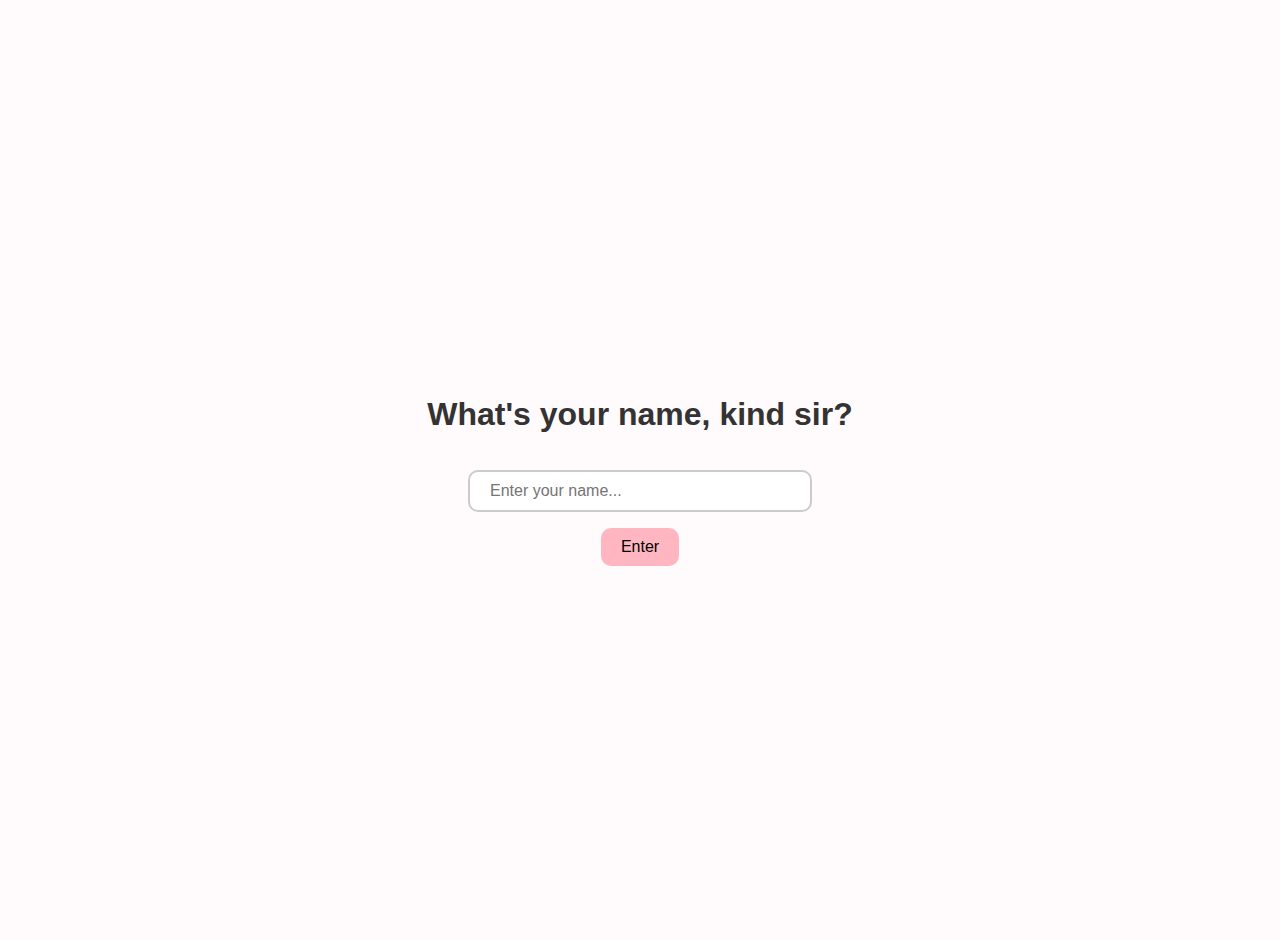
<file: index.html>
<!DOCTYPE html>
<html lang="en">
<head>
  <meta charset="UTF-8" />
  <title>REVEAL YOURSELF</title>
  <link rel="stylesheet" href="style.css" />
</head>
<body>
  <div class="gate-container">
    <h1>What's your name, kind sir?</h1>
    <input type="text" id="nameInput" placeholder="Enter your name..." />
    <button id="submitBtn">Enter</button>
    <p id="errorMsg" class="hidden">Dude this is not for you get the fuck off</p>
  </div>

  <script>
    document.addEventListener("DOMContentLoaded", () => {
      const button = document.getElementById("submitBtn");
      const input = document.getElementById("nameInput");
      const errorMsg = document.getElementById("errorMsg");

      button.addEventListener("click", () => {
        const name = input.value.trim().toLowerCase();

        if (name === "dominik") {
          window.location.href = "actualpage.html";
        } else {
          errorMsg.classList.remove("hidden");
        }
      });
    });
  </script>
</body>
</html>
</file>
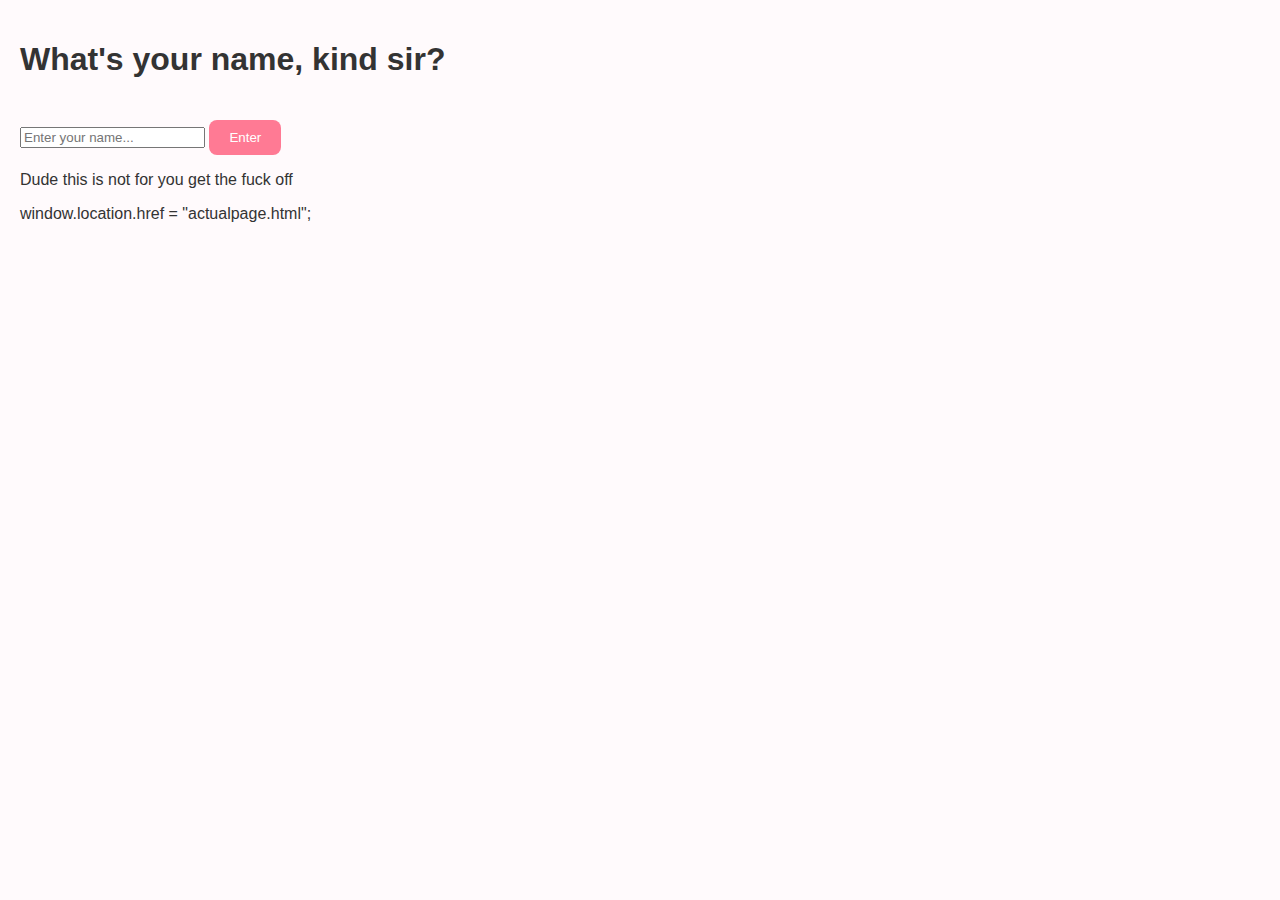
<file: Dom/index.html>
<!DOCTYPE html>
<html lang="en">
<head>
  <meta charset="UTF-8" />
  <title>REVEAL YOURSELF</title>
  <link rel="stylesheet" href="style.css" />
</head>
<body>
  <div class="gate-container">
    <h1>What's your name, kind sir?</h1>
    <input type="text" id="nameInput" placeholder="Enter your name..." />
    <button onclick="checkName()">Enter</button>
    <p id="errorMsg" class="hidden">Dude this is not for you get the fuck off</p>
  </div>

  <script>
    function checkName() {
      const input = document.getElementById('nameInput').value.trim().toLowerCase();
      if (input === "Dominik") {
        window.location.href = "anniversary.html"; // 🎯 redirect
      } else {
        document.getElementById('errorMsg').classList.remove('hidden');
      }
    }
    
    <link rel="stylesheet" href="style.css" />

  </script>
</body>
</html>

window.location.href = "actualpage.html";
</file>
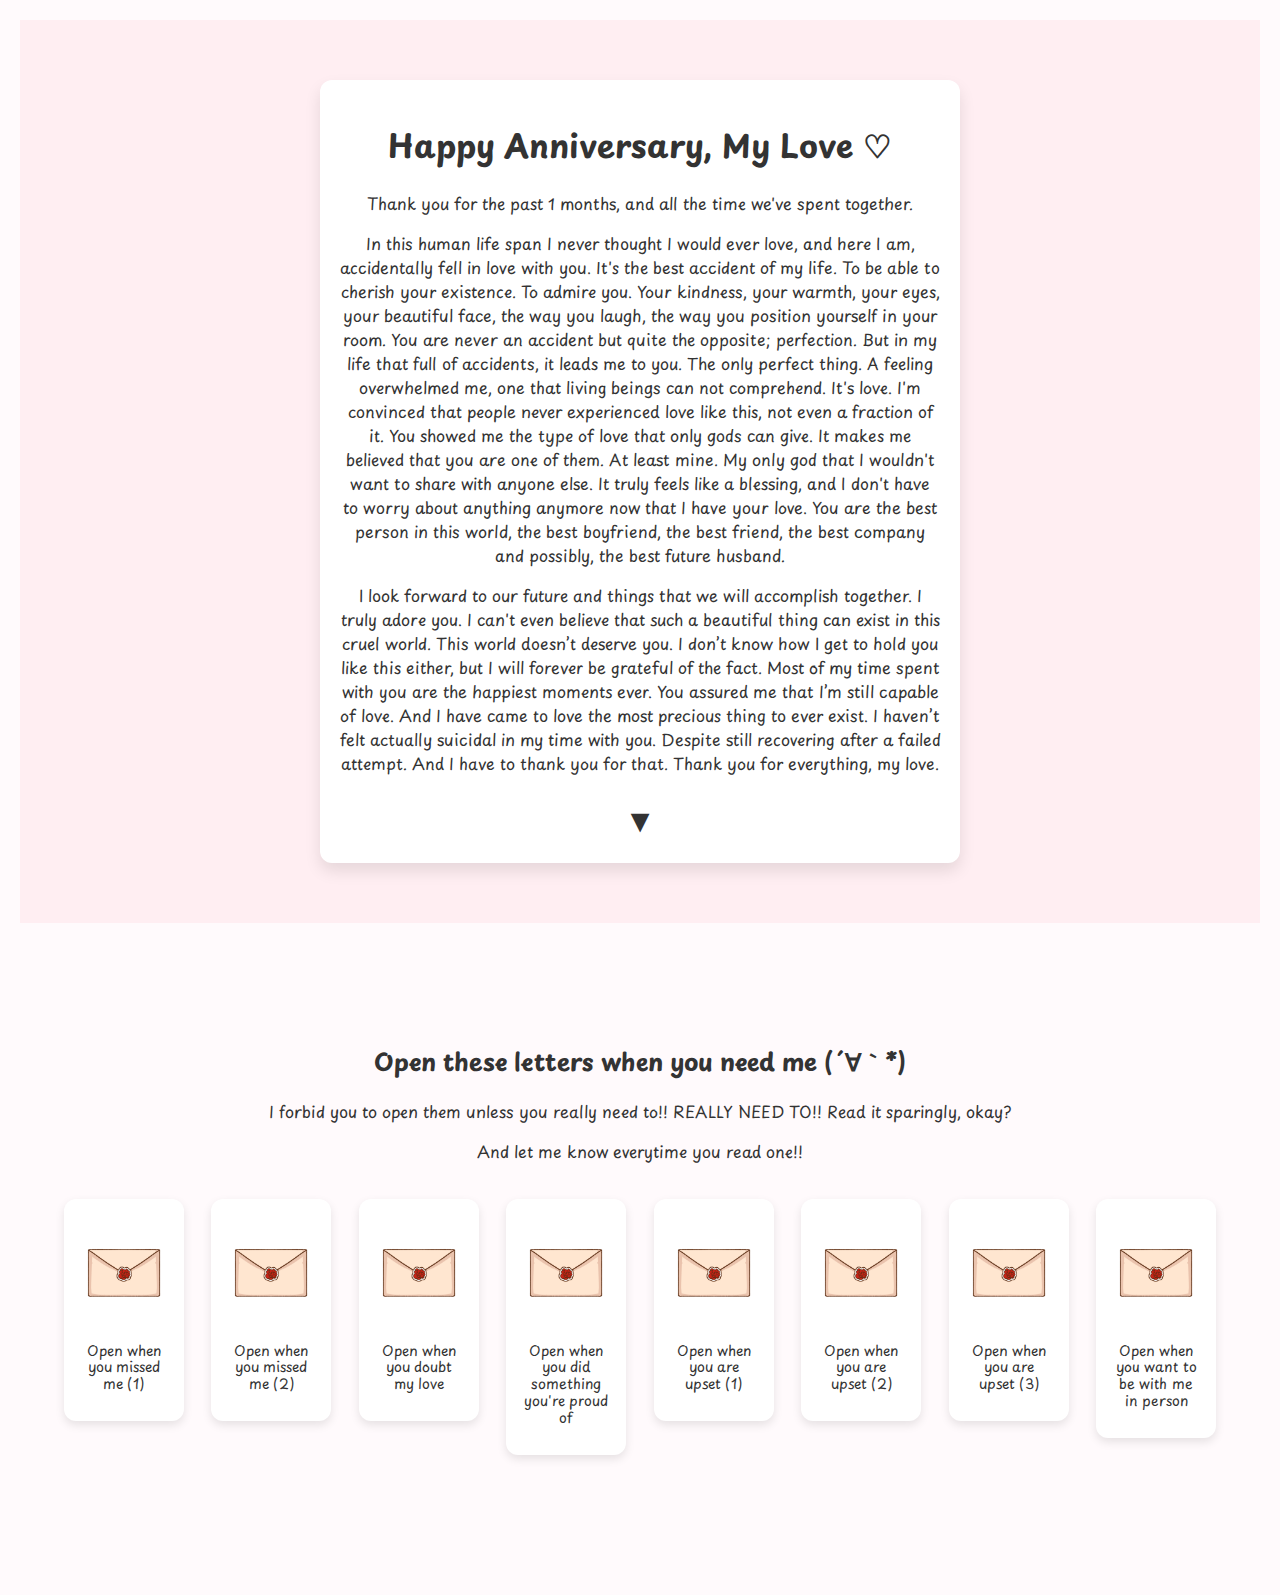
<file: actualpage.html>
<!DOCTYPE html>
<html lang="en">
<head>
  <meta charset="UTF-8" />
  <meta name="viewport" content="width=device-width, initial-scale=1.0"/>
  <title>Happy anniversary, my love</title>
  <link rel="stylesheet" href="style.css" />

  <link href="https://fonts.googleapis.com/css2?family=Playpen+Sans&display=swap" rel="stylesheet" />
</head>

<body>
  <section id="main-letter" class="section">
    <div class="letter">
      <h1>Happy Anniversary, My Love ♡ </h1>
      <p>Thank you for the past 1 months, and all the time we've spent together.</p>
      <p>In this human life span I never thought I would ever love, and here I am, accidentally fell in love with you. It's the best accident of my life. To be able to cherish your existence. To admire you. Your kindness, your warmth, your eyes, your beautiful face, the way you laugh, the way you position yourself in your room. You are never an accident but quite the opposite; perfection. But in my life that full of accidents, it leads me to you. The only perfect thing. A feeling overwhelmed me, one that living beings can not comprehend. It's love. I'm convinced that people never experienced love like this, not even a fraction of it. You showed me the type of love that only gods can give. It makes me believed that you are one of them. At least mine. My only god that I wouldn't want to share with anyone else. It truly feels like a blessing, and I don't have to worry about anything anymore now that I have your love. You are the best person in this world, the best boyfriend, the best friend, the best company and possibly, the best future husband.</p>
      <p>I look forward to our future and things that we will accomplish together. I truly adore you. I can't even believe that such a beautiful thing can exist in this cruel world. This world doesn’t deserve you. I don’t know how I get to hold you like this either, but I will forever be grateful of the fact. Most of my time spent with you are the happiest moments ever. You assured me that I’m still capable of love. And I have came to love the most precious thing to ever exist. I haven’t felt actually suicidal in my time with you. Despite still recovering after a failed attempt. And I have to thank you for that. Thank you for everything, my love.
</p>
      <div class="scroll-down">&#x25BC;</div>
    </div>
  </section>


  <section id="owynm-letters" class="section">
    <h2>Open these letters when you need me (´∀｀*)</h2>
    <p>I forbid you to open them unless you really need to!! REALLY NEED TO!! Read it sparingly, okay?</p>
    <p>And let me know everytime you read one!!</p>
    <div class="letter-grid">
  
      <div class="mini-letter"
            data-img="image/owynm/Open_when_you missed_me1.png">
        <img src="image/Envelope_closed.png"
      height="200"/>
      <p class="letter-label">Open when you missed me (1)</p>
      </div>
  
      <div class="mini-letter"
            data-img="image/owynm/Open_when_you_missed_me2.png">
        <img src="image/Envelope_closed.png"
      height="200"/>
      <p class="letter-label">Open when you missed me (2)</p>
      </div>

      <div class="mini-letter"
            data-img="image/owynm/Open_when_you_doubt_my_love.png">
        <img src="image/Envelope_closed.png"
      height="200"/>
      <p class="letter-label">Open when you doubt my love</p>
      </div>

      <div class="mini-letter"
            data-img="image/owynm/Open_when_you_did_something_you_are_proud_of.png">
        <img src="image/Envelope_closed.png"
      height="200"/>
      <p class="letter-label">Open when you did something you're proud of</p>
      </div>
  
            <div class="mini-letter"
            data-img="image/owynm/Open_when_you_are_upset1.png">
        <img src="image/Envelope_closed.png"
      height="200"/>
      <p class="letter-label">Open when you are upset (1)</p>
      </div>

            <div class="mini-letter"
            data-img="image/owynm/Open_when_you_are_upset2.png">
        <img src="image/Envelope_closed.png"
      height="200"/>
      <p class="letter-label">Open when you are upset (2)</p>
      </div>

            <div class="mini-letter"
            data-img="image/owynm/Open_when_you_are_upset3.png">
        <img src="image/Envelope_closed.png"
      height="200"/>
      <p class="letter-label">Open when you are upset (3)</p>
      </div>

            <div class="mini-letter"
            data-img="image/owynm/Open_when_you_want_to_be_with_me_in_person.png">
        <img src="image/Envelope_closed.png"
      height="200"/>
      <p class="letter-label">Open when you want to be with me in person</p>
      </div>


    </div>
  </section>
  
  <!-- Popup -->
  <div id="popup" class="popup hidden">
    <div class="popup-content">
      <h3 id="popup-title"></h3>
      <p id="popup-text"></p>
      <button onclick="closePopup()">Close</button>
    </div>
  </div>
  


  <script src="script.js"></script>
</body>
</html>
</file>
<file: style.css>
/* GLOBAL STYLES */
body {
  font-family: 'Playpen Sans', sans-serif;
  background: #fffafc;
  color: #333;
  margin: 0;
  padding: 20px;
  text-align: center;
}

.hidden {
  display: none;
}

/* FONT CLASSES */
.playpen-sans-regular {
  font-weight: 400;
}

.playpen-sans-bold {
  font-weight: 700;
}

/* LANDING PAGE GATE */
.gate-container {
  display: flex;
  flex-direction: column;
  align-items: center;
  justify-content: center;
  height: 100vh;
  gap: 16px;
}

input {
  padding: 10px 20px;
  border-radius: 10px;
  border: 2px solid #ccc;
  font-size: 16px;
  width: 100%;
  max-width: 300px;
}

button {
  padding: 10px 20px;
  font-size: 16px;
  border: none;
  background: #ffb6c1;
  border-radius: 10px;
  cursor: pointer;
}

button:hover {
  background: #ff8fa3;
}

#errorMsg {
  color: red;
  font-weight: bold;
}

/* SECTION STYLES */
.section {
  padding: 100px 20px;
  text-align: center;
}

#main-letter {
  min-height: 100vh;
  display: flex;
  align-items: center;
  justify-content: center;
  flex-direction: column;
  background: #ffeef2;
  padding: 60px 20px;
box-sizing: border-box;

}

.letter {
  max-width: 600px;
  padding: 20px;
  background: white;
  border-radius: 12px;
  box-shadow: 0 8px 16px rgba(0, 0, 0, 0.1);
}

/* SCROLL ARROW */
.scroll-down {
  font-size: 2rem;
  margin-top: 20px;
  cursor: pointer;
  animation: bounce 2s infinite;
}

@keyframes bounce {
  0%, 100% { transform: translateY(0); }
  50% { transform: translateY(10px); }
}

/* MINI LETTER GRID */
#mini-letters {
  background: #fff0f5;
}

.mini-letter {
  width: 120px;
  padding: 10px;
  background: white;
  border-radius: 12px;
  box-shadow: 0 4px 10px rgba(0, 0, 0, 0.1);
  cursor: pointer;
  display: flex;
  flex-direction: column;
  align-items: center;
  justify-content: flex-start;
  box-sizing: border-box;
  transition: transform 0.2s;
}

.mini-letter:hover {
  transform: scale(1.05);
}

.mini-letter img {
  max-width: 100%;
  max-height: 110px;
  object-fit: contain;
  display: block;
  margin-bottom: 6px;
}

.letter-label {
  font-size: 14px;
  color: #333;
  text-align: center;
  word-break: break-word;
  white-space: normal;
  overflow: hidden;
  padding: 4px 8px;
  line-height: 1.2;
}

.letter-grid {
  display: grid;
  grid-template-columns: repeat(auto-fit, minmax(120px, 1fr));
  gap: 20px;
  padding: 20px;
  justify-items: center;
  align-items: start;
}


/* POPUP */
.popup {
  position: fixed;
  top: 0; left: 0;
  width: 100%; height: 100%;
  background: rgba(0, 0, 0, 0.5);
  display: flex;
  align-items: center;
  justify-content: center;
  z-index: 10;
}

.popup.hidden {
  display: none;
}

.popup-content {
  background: none;
  padding: 30px;
  border-radius: 12px;
  max-width: 600px;
  max-height: 90vh;
  overflow-y: auto;
  text-align: center;
  transform: scale(0.95);
  transition: transform 0.3s ease, opacity 0.3s ease;
  opacity: 1;
}

.popup-content img {
  max-width: 100%;
  height: auto;
  display: block;
  margin: 0 auto;
}


/* RESPONSIVE */
@media (max-width: 600px) {

  .letter-grid {
    grid-template-columns: repeat(auto-fill, minmax(120px, 1fr));
    gap: 16px;
    padding: 10px;
  }
  
  .letter {
    padding: 15px;
    margin: 10px;
  }

  #main-letter {
    padding: 20px;
    text-align: center;
  }

  .gate-container {
    padding: 20px;
  }

  .popup-content {
    padding: 15px;
    max-width: 95%;
  }

  .mini-letter {
     width: 22vw;       /* responsive width based on viewport width */
    height: 22vw;      /* keep it square */
    max-width: 80px;   /* prevent getting too big */
    max-height: 80px;
  }

  .mini-letter img {
    width: 90%;
    height: auto;
    object-fit: contain;
  }

  .scroll-down {
    font-size: 1.5rem;
  }

  input,
  button {
    width: 90%;
  }
}
</file>
<file: Dom/style.css>
/* Apply font to the whole page */
body {
    font-family: 'Playpen Sans', sans-serif;
    margin: 0;
    background: #fffafc;
    color: #333;
    padding: 20px;
  }
  
  /* Optional: specify font weights with classes */
  .playpen-sans-regular {
    font-weight: 400;
  }
  
  .playpen-sans-bold {
    font-weight: 700;
  }
  
  .section {
    padding: 100px 20px;
    text-align: center;
  }
  
  #main-letter {
    height: 100vh;
    display: flex;
    align-items: center;
    justify-content: center;
    flex-direction: column;
    background: #ffeef2;
  }
  
  .letter {
    max-width: 600px;
    padding: 20px;
    background: white;
    border-radius: 12px;
    box-shadow: 0 8px 16px rgba(0,0,0,0.1);
  }
  
  .scroll-down {
    font-size: 2rem;
    margin-top: 20px;
    cursor: pointer;
    animation: bounce 2s infinite;
  }
  
  @keyframes bounce {
    0%, 100% { transform: translateY(0); }
    50% { transform: translateY(10px); }
  }
  
  #mini-letters {
    background: #fff0f5;
  }
  




.letter-grid {
  display: grid;
  grid-template-columns: repeat(4, 1fr);  /* 👈 4 columns */
  gap: 20px;                              /* space between letters */
  padding: 20px;
  max-width: 1000px;                      /* optional: to keep layout nice */
  margin: 0 auto;                         /* center the grid */
}

  .mini-letter {
    font-size: 2rem;
    cursor: pointer;
    padding: 20px;
    background: #fff;
    border-radius: 12px;
    box-shadow: 0 4px 10px rgba(0,0,0,0.1);
    text-align: center;
    transition: transform 0.2s;
    flex-direction: column;
    align-items: center;
  }
  
  .mini-letter:hover {
    transform: scale(1.05);
  }

  
  .letter-label {
    margin-top: 8px;
    font-size: 14px;
    color: #333;
  }
  
  .popup {
    position: fixed;
    top: 0; left: 0;
    width: 100%; height: 100%;
    background: rgba(0,0,0,0.5);
    display: flex;
    align-items: center;
    justify-content: center;
    z-index: 10;
  }
  
  .popup-content {
    background: none;
    padding: 30px;
    border-radius: 12px;
    max-width: 600px;
    text-align: center;
    transform: scale(0.95);
    transition: transform 0.3s ease, opacity 0.3s ease;
    opacity: 1;
    
  }
  
  .popup.hidden {
    display: none;
  }
  
  button {
    margin-top: 20px;
    padding: 10px 20px;
    border: none;
    background: #ff7a94;
    color: white;
    border-radius: 8px;
    cursor: pointer;



  .letter-grid {
    display: flex;
    flex-wrap: wrap;
    justify-content: center;
    gap: 20px;
    margin-top: 30px;

  }
  
  .mini-letter {
    width: 100px;
    height: 100px;
    cursor: pointer;
    border-radius: 12px;
    overflow: hidden;
    background-color: white;
    box-shadow: 0 4px 10px rgba(0,0,0,0.1);
    transition: transform 0.2s;
    display: flex;
    align-items: center;
    justify-content: center;
  }
  
  .mini-letter img {
    width: 100%;
    height: 100%;
    object-fit: cover;
  }
  
  .mini-letter:hover {
    transform: scale(1.05);
  }
  
  body {
  font-family: 'Playpen Sans', sans-serif;
  background: #fffafc;
  margin: 0;
  padding: 0;
  text-align: center;
}

.gate-container {
  display: flex;
  flex-direction: column;
  align-items: center;
  justify-content: center;
  height: 100vh;
  gap: 16px;
}

input {
  padding: 10px 20px;
  border-radius: 10px;
  border: 2px solid #ccc;
  font-size: 16px;
}

button {
  padding: 10px 20px;
  font-size: 16px;
  border: none;
  background: #ffb6c1;
  border-radius: 10px;
  cursor: pointer;
}

button:hover {
  background: #ff8fa3;
}

.hidden {
  display: none;
}

#errorMsg {
  color: red;
  font-weight: bold;
}

  }
</file>
